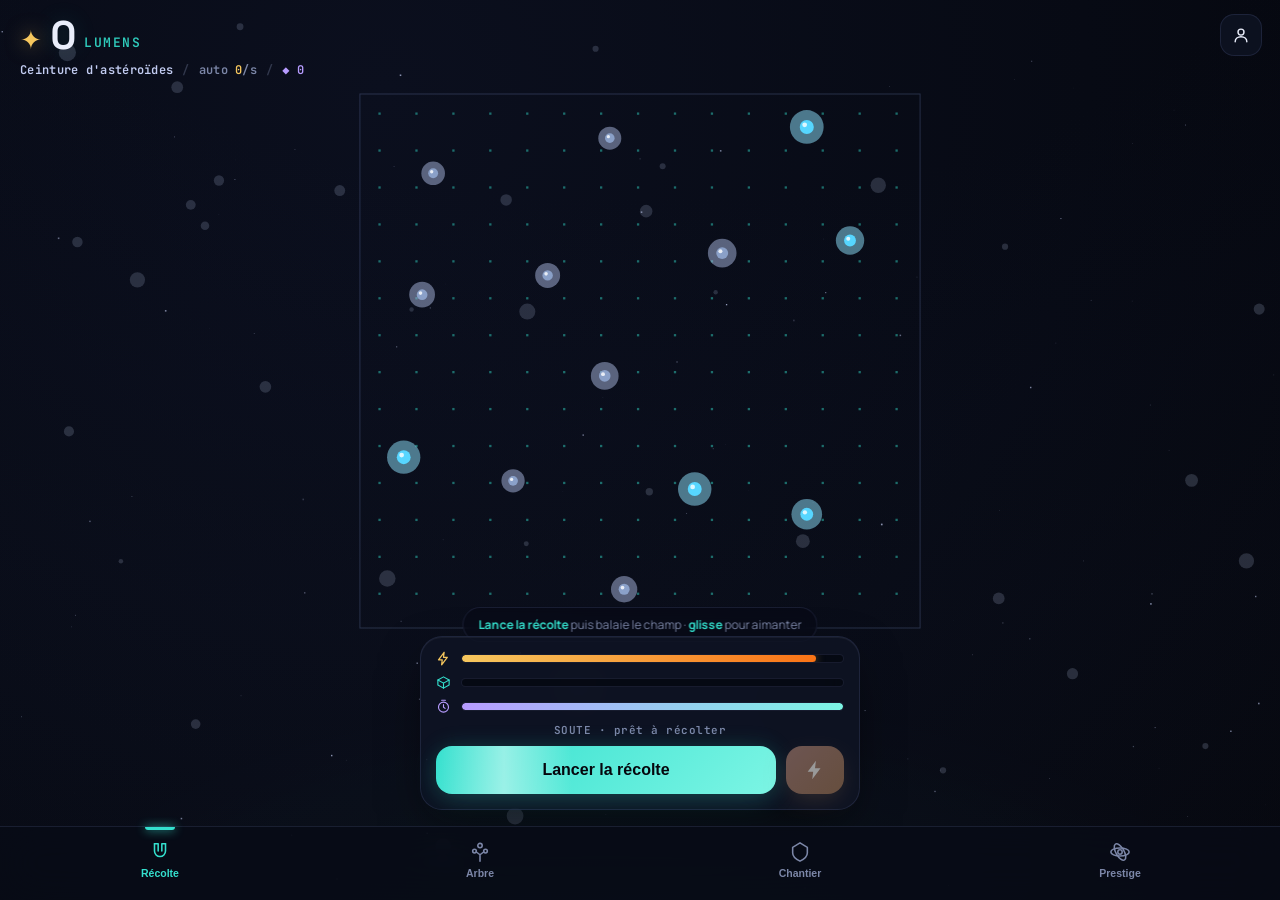
<file: index.html>
<!DOCTYPE html>
<html lang="fr">
<head>
  <meta charset="UTF-8" />
  <meta name="viewport" content="width=device-width, initial-scale=1.0, maximum-scale=1.0, user-scalable=no, viewport-fit=cover" />
  <meta name="theme-color" content="#070a14" />
  <meta name="apple-mobile-web-app-capable" content="yes" />
  <meta name="apple-mobile-web-app-status-bar-style" content="black-translucent" />
  <meta name="mobile-web-app-capable" content="yes" />
  <meta name="description" content="AFK Farm — un idle de récolte magnétique : aimante des unités, construis une flotte cosmique, déploie un arbre de compétences infini et prestige." />
  <title>AFK Farm — Récolte magnétique</title>
  <link rel="manifest" href="manifest.webmanifest" />
  <link rel="icon" href="icon.svg" type="image/svg+xml" />
  <link rel="apple-touch-icon" href="icon.svg" />
  <link rel="stylesheet" href="css/fonts.css" />
  <link rel="stylesheet" href="css/style.css?v=5.1" />
</head>
<body>
  <canvas id="stage"></canvas>
  <div id="vignette"></div>
  <canvas id="tree-canvas" style="display:none"></canvas>

  <!-- HUD -->
  <header id="hud">
    <div class="lumens">
      <span class="spark">✦</span>
      <span id="lumens-count">0</span>
      <span id="lumen-name" class="tier">Lumens</span>
    </div>
    <div class="sub">
      <span class="biome" id="biome-name">Ceinture d'astéroïdes</span>
      <span class="dot">/</span>
      <span class="rate">auto <span id="rate-count">0</span>/s</span>
      <span class="dot">/</span>
      <span class="cores">◆ <span id="cores-hud">0</span></span>
    </div>
  </header>
  <button id="profile-btn" aria-label="Profil">
    <svg viewBox="0 0 24 24" fill="none" stroke="currentColor" stroke-width="1.7" stroke-linecap="round"><circle cx="12" cy="8.5" r="3.6"/><path d="M5 20c0-3.6 3.1-6 7-6s7 2.4 7 6"/></svg>
  </button>

  <!-- Combo badge -->
  <div id="combo">
    <span class="fire">🔥</span><span id="combo-txt">×1.0</span><span class="lbl">COMBO</span>
  </div>

  <div id="hint"><b>Lance la récolte</b> puis balaie le champ · <b>glisse</b> pour aimanter</div>

  <!-- Tree header -->
  <div id="tree-header" class="hidden">
    <span class="th-ic"><svg viewBox="0 0 24 24" fill="none" stroke="currentColor" stroke-width="1.7" stroke-linecap="round" stroke-linejoin="round"><path d="M12 22v-7M12 15l-4-3M12 15l4-3"/><circle cx="12" cy="5" r="2.4"/><circle cx="6" cy="11" r="2"/><circle cx="18" cy="11" r="2"/></svg></span>
    <span class="th-title">Arbre de compétences</span>
    <span class="th-lumens">✦ <span id="tree-lumens">0</span></span>
    <button id="tree-respec" aria-label="Réinitialiser l'arbre"><svg viewBox="0 0 24 24" fill="none" stroke="currentColor" stroke-width="1.8" stroke-linecap="round" stroke-linejoin="round"><path d="M3 12a9 9 0 1 0 3-6.7L3 8"/><path d="M3 3v5h5"/></svg></button>
    <button id="tree-close" aria-label="Fermer"><svg viewBox="0 0 24 24" fill="none" stroke="currentColor" stroke-width="2" stroke-linecap="round"><path d="M6 6l12 12M18 6L6 18"/></svg></button>
  </div>

  <div id="tree-tools" class="hidden" aria-label="Navigation dans l’arbre">
    <select id="tree-branch" aria-label="Rejoindre une branche"><option value="">Choisir une branche</option></select>
    <button id="tree-home" aria-label="Recentrer l’arbre">⌂</button>
    <button id="tree-minus" aria-label="Dézoomer">−</button>
    <button id="tree-plus" aria-label="Zoomer">+</button>
  </div>
  <!-- Node info -->
  <div id="node-info" class="hidden">
    <div class="ni-head"><span class="ni-icon"></span>
      <div class="ni-meta"><div class="ni-name"></div><div class="ni-branch"></div></div>
    </div>
    <div class="ni-desc"></div>
    <button id="node-alloc" class="ni-btn">Allouer</button>
  </div>

  <!-- Bottom sheet (Chantier / Prestige / Profil) -->
  <section id="sheet">
    <div class="sheet-head">
      <h2 id="sheet-title">Chantier</h2>
      <button id="sheet-close" aria-label="Fermer"><svg viewBox="0 0 24 24" fill="none" stroke="currentColor" stroke-width="2" stroke-linecap="round"><path d="M6 6l12 12M18 6L6 18"/></svg></button>
    </div>
    <div id="sheet-body" class="nosb"></div>
    <div class="sheet-foot" id="sheet-foot"><button id="reset-btn">Réinitialiser la partie</button></div>
  </section>

  <!-- Harvest session -->
  <div id="harvest">
    <div class="panel">
      <div class="gauges">
        <div class="g"><span class="g-ic" data-c="gold"><svg viewBox="0 0 24 24" fill="none" stroke="currentColor" stroke-width="2" stroke-linejoin="round" stroke-linecap="round"><path d="M13 2 4 14h6l-1 8 9-12h-6z"/></svg></span><div class="bar"><i id="bar-energy"></i></div></div>
        <div class="g"><span class="g-ic" data-c="accent"><svg viewBox="0 0 24 24" fill="none" stroke="currentColor" stroke-width="1.8" stroke-linejoin="round" stroke-linecap="round"><path d="M3 8 12 3l9 5v8l-9 5-9-5z"/><path d="M3 8l9 5 9-5M12 13v8"/></svg></span><div class="bar"><i id="bar-storage"></i></div></div>
        <div class="g"><span class="g-ic" data-c="violet"><svg viewBox="0 0 24 24" fill="none" stroke="currentColor" stroke-width="1.8" stroke-linecap="round"><circle cx="12" cy="13" r="8"/><path d="M12 9v4l2.5 2M9 2h6"/></svg></span><div class="bar"><i id="bar-timer"></i></div></div>
      </div>
      <div class="store-txt" id="store-txt">SOUTE · prêt à récolter</div>
      <div class="harvest-row">
        <button id="harvest-btn"><span class="lbl">Lancer la récolte</span><span class="sheen"></span></button>
        <button id="harvest-exit" aria-label="Terminer et encaisser">Encaisser</button>
        <button id="surge-btn" aria-label="Surge">
          <svg viewBox="0 0 24 24" fill="currentColor"><path d="M13 2 4 14h6l-1 8 9-12h-6z"/></svg>
          <span class="cd-fill"></span>
        </button>
      </div>
    </div>
  </div>

  <!-- Bottom nav -->
  <nav id="nav">
    <button id="nav-field" class="active"><span class="pip"></span>
      <svg viewBox="0 0 24 24" fill="none" stroke="currentColor" stroke-width="1.7" stroke-linecap="round" stroke-linejoin="round"><path d="M6 3v8a6 6 0 0 0 12 0V3"/><path d="M6 3h4v8M18 3h-4v8"/></svg>
      <span class="lb">Récolte</span></button>
    <button id="nav-tree"><span class="pip"></span>
      <svg viewBox="0 0 24 24" fill="none" stroke="currentColor" stroke-width="1.7" stroke-linecap="round" stroke-linejoin="round"><path d="M12 22v-7M12 15l-4-3M12 15l4-3"/><circle cx="12" cy="5" r="2.4"/><circle cx="6" cy="11" r="2"/><circle cx="18" cy="11" r="2"/></svg>
      <span class="lb">Arbre</span></button>
    <button id="nav-build"><span class="pip"></span>
      <svg viewBox="0 0 24 24" fill="none" stroke="currentColor" stroke-width="1.7" stroke-linecap="round" stroke-linejoin="round"><path d="M12 2 4 7v6c0 5 8 9 8 9s8-4 8-9V7z"/></svg>
      <span class="lb">Chantier</span></button>
    <button id="nav-prestige"><span class="pip"></span>
      <svg viewBox="0 0 24 24" fill="none" stroke="currentColor" stroke-width="1.7"><circle cx="12" cy="12" r="2.4"/><ellipse cx="12" cy="12" rx="10" ry="4.4"/><ellipse cx="12" cy="12" rx="10" ry="4.4" transform="rotate(60 12 12)"/></svg>
      <span class="lb">Prestige</span></button>
  </nav>

  <div id="toasts"></div>

  <script src="js/state.js"></script>
  <script src="js/config.js?v=5"></script>
  <script src="js/audio.js"></script>
  <script src="js/achievements.js"></script>
  <script src="js/skilltree.js?v=5"></script>
  <script src="lab/engine.js?v=4"></script>
  <script src="lab/grid.js?v=4"></script>
  <script src="js/arena.js?v=5"></script>
  <script src="js/field.js?v=5"></script>
  <script src="js/game.js?v=5"></script>
  <script src="js/tree-ui.js?v=5"></script>
  <script src="js/shipyard.js?v=5"></script>
  <script src="js/ui.js?v=5"></script>
  <script src="js/main.js?v=5"></script>
</body>
</html>
</file>
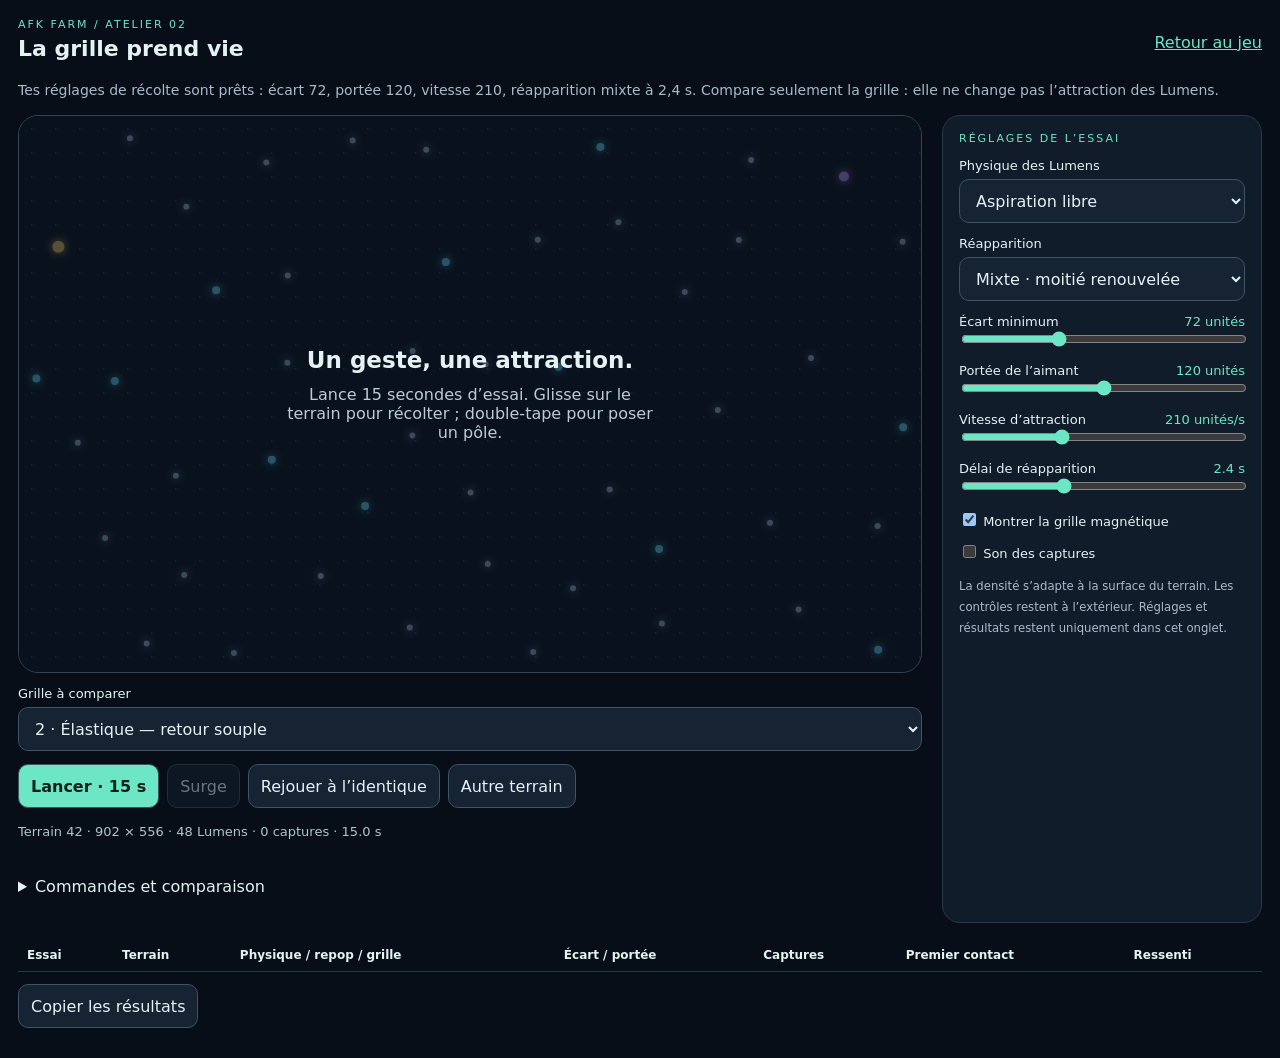
<file: lab/index.html>
<!doctype html>
<html lang="fr"><head><meta charset="utf-8"><meta name="viewport" content="width=device-width,initial-scale=1,viewport-fit=cover"><title>AFK Farm · Atelier de récolte</title>
<style>
:root{color-scheme:dark;font-family:system-ui,sans-serif;background:#080e18;color:#e4f2f4;--accent:#6ce6c5}*{box-sizing:border-box}body{margin:0}main{max-width:1400px;margin:auto;padding:18px}header{display:flex;justify-content:space-between;align-items:center;gap:12px}h1{font-size:22px;margin:5px 0}p{color:#aabacb;font-size:14px;line-height:1.5}a{color:var(--accent)}.tag{color:var(--accent);font-size:11px;letter-spacing:2px}.layout{display:grid;grid-template-columns:minmax(0,1fr) 320px;gap:20px}.arena-wrap{min-width:0}#arena{position:relative;width:100%;height:clamp(260px,62svh,720px);border:1px solid #314355;border-radius:20px;overflow:hidden;background:#0b1523}#arena{touch-action:none;overscroll-behavior:contain;-webkit-user-select:none;user-select:none}canvas{width:100%;height:100%;display:block;touch-action:none}canvas:focus-visible{outline:3px solid var(--accent);outline-offset:-5px}#overlay{position:absolute;inset:0;display:grid;place-content:center;text-align:center;pointer-events:none;background:#08101aaa;padding:24px}#overlay strong{font-size:23px}#overlay span{max-width:380px;margin-top:12px;color:#bccbd7}.controls{display:flex;flex-wrap:wrap;gap:8px;margin:12px 0}button,select,input{font:inherit}select{font-size:16px}button,select{border:1px solid #3d5465;border-radius:10px;background:#152333;color:#e4f2f4;min-height:44px;padding:9px 12px}button{cursor:pointer}button.primary{background:var(--accent);color:#09201b;font-weight:700}button:disabled{opacity:.45;cursor:default}aside{background:#101c2a;border:1px solid #26394b;border-radius:18px;padding:16px}label{display:block;font-size:13px;margin:13px 0}label select{width:100%;margin-top:6px}label input[type=range]{width:100%;accent-color:var(--accent)}label output{float:right;color:var(--accent)}details{margin:10px 0}summary{cursor:pointer;min-height:36px}#metrics{font-size:13px;color:#afc4cf;line-height:1.8}.results{overflow:auto;margin-top:16px}table{width:100%;border-collapse:collapse;font-size:12px;white-space:nowrap}th,td{text-align:left;padding:9px;border-bottom:1px solid #26394b}#status{min-height:24px;color:var(--accent);font-size:13px}small{color:#aabacb}textarea{width:100%;height:110px;background:#091321;color:#d9edf1} @media(max-width:760px){main{padding:12px}.layout{display:block}aside{margin-top:16px}h1{font-size:19px}header a{font-size:13px}#arena{height:55svh;min-height:260px}}@media(prefers-reduced-motion:reduce){*{scroll-behavior:auto}}
</style></head><body><main>
<header><div><div class="tag">AFK FARM / ATELIER 02</div><h1>La grille prend vie</h1></div><a href="../">Retour au jeu</a></header>
<p>Tes réglages de récolte sont prêts : écart 72, portée 120, vitesse 210, réapparition mixte à 2,4 s. Compare seulement la grille : elle ne change pas l’attraction des Lumens.</p>
<div class="layout"><div class="arena-wrap"><div id="arena"><canvas id="field" tabindex="0" aria-label="Terrain de récolte. Flèches pour déplacer l’aimant, P pour poser un pôle, espace pour Surge."></canvas><div id="overlay"><strong>Un geste, une attraction.</strong><span>Lance 15 secondes d’essai. Glisse sur le terrain pour récolter ; double-tape pour poser un pôle.</span></div></div>
<label>Grille à comparer<select id="gridStyle"><option value="subtle">1 · Discrète — mouvement doux</option><option value="elastic" selected>2 · Élastique — retour souple</option><option value="wave">3 · Onde — réaction aux captures</option></select></label><div class="controls"><button id="start" class="primary">Lancer · 15 s</button><button id="surge" disabled>Surge</button><button id="replay">Rejouer à l’identique</button><button id="next">Autre terrain</button></div>
<div id="metrics"></div><div id="status" role="status" aria-live="polite"></div>
<details><summary>Commandes et comparaison</summary><p>À la souris : survole le terrain. Au doigt : maintiens et glisse. Double-clic ou double-tap : pôle pendant 11 s (six maximum). Au clavier : sélectionne le terrain, utilise les flèches, P et espace. Le terrain reste stable pendant l’essai, même lorsque la barre de Safari se déplace.</p><p>Change une seule règle à la fois, puis rejoue avec le même numéro de terrain. « Avec ressort » est une variante expérimentale, pas une copie exacte du jeu actuel. Les chiffres mesurent la récolte, pas le plaisir.</p></details>
</div><aside><div class="tag">RÉGLAGES DE L’ESSAI</div>
<label>Physique des Lumens<select id="physics"><option value="flow">Aspiration libre</option><option value="spring">Avec ressort de rappel</option></select></label>
<label>Réapparition<select id="mode"><option value="mixed">Mixte · moitié renouvelée</option><option value="fixed">Positions fixes</option><option value="new">Nouvelles positions</option></select></label>
<label>Écart minimum <output id="spacing-out"></output><input id="spacing" type="range" min="48" max="120" step="4" value="72"></label>
<label>Portée de l’aimant <output id="radius-out"></output><input id="radius" type="range" min="60" max="180" step="5" value="120"></label>
<label>Vitesse d’attraction <output id="speed-out"></output><input id="speed" type="range" min="100" max="420" step="10" value="210"></label>
<label>Délai de réapparition <output id="respawn-out"></output><input id="respawn" type="range" min="1" max="5" step=".2" value="2.4"></label>
<label><input id="grid" type="checkbox" checked> Montrer la grille magnétique</label><label><input id="sound" type="checkbox"> Son des captures</label>
<p><small>La densité s’adapte à la surface du terrain. Les contrôles restent à l’extérieur. Réglages et résultats restent uniquement dans cet onglet.</small></p></aside></div>
<div class="results"><table><thead><tr><th>Essai</th><th>Terrain</th><th>Physique / repop / grille</th><th>Écart / portée</th><th>Captures</th><th>Premier contact</th><th>Ressenti</th></tr></thead><tbody id="results"></tbody></table></div>
<div class="controls"><button id="copy">Copier les résultats</button></div><textarea id="export" hidden readonly aria-label="Résultats à copier manuellement"></textarea>
</main><script src="engine.js?v=3"></script><script src="grid.js?v=3"></script><script src="lab.js?v=3"></script></body></html>
</file>
<file: css/fonts.css>
@font-face{font-family:'JetBrains Mono';font-style:normal;font-weight:600;font-display:swap;src:url(../fonts/jetbrainsmono-600-latin-ext.woff2) format('woff2');unicode-range:U+0100-02BA, U+02BD-02C5, U+02C7-02CC, U+02CE-02D7, U+02DD-02FF, U+0304, U+0308, U+0329, U+1D00-1DBF, U+1E00-1E9F, U+1EF2-1EFF, U+2020, U+20A0-20AB, U+20AD-20C0, U+2113, U+2C60-2C7F, U+A720-A7FF;}
@font-face{font-family:'JetBrains Mono';font-style:normal;font-weight:600;font-display:swap;src:url(../fonts/jetbrainsmono-600-latin.woff2) format('woff2');unicode-range:U+0000-00FF, U+0131, U+0152-0153, U+02BB-02BC, U+02C6, U+02DA, U+02DC, U+0304, U+0308, U+0329, U+2000-206F, U+20AC, U+2122, U+2191, U+2193, U+2212, U+2215, U+FEFF, U+FFFD;}
@font-face{font-family:'Manrope';font-style:normal;font-weight:400;font-display:swap;src:url(../fonts/manrope-400-latin-ext.woff2) format('woff2');unicode-range:U+0100-02BA, U+02BD-02C5, U+02C7-02CC, U+02CE-02D7, U+02DD-02FF, U+0304, U+0308, U+0329, U+1D00-1DBF, U+1E00-1E9F, U+1EF2-1EFF, U+2020, U+20A0-20AB, U+20AD-20C0, U+2113, U+2C60-2C7F, U+A720-A7FF;}
@font-face{font-family:'Manrope';font-style:normal;font-weight:400;font-display:swap;src:url(../fonts/manrope-400-latin.woff2) format('woff2');unicode-range:U+0000-00FF, U+0131, U+0152-0153, U+02BB-02BC, U+02C6, U+02DA, U+02DC, U+0304, U+0308, U+0329, U+2000-206F, U+20AC, U+2122, U+2191, U+2193, U+2212, U+2215, U+FEFF, U+FFFD;}
@font-face{font-family:'Manrope';font-style:normal;font-weight:600;font-display:swap;src:url(../fonts/manrope-600-latin-ext.woff2) format('woff2');unicode-range:U+0100-02BA, U+02BD-02C5, U+02C7-02CC, U+02CE-02D7, U+02DD-02FF, U+0304, U+0308, U+0329, U+1D00-1DBF, U+1E00-1E9F, U+1EF2-1EFF, U+2020, U+20A0-20AB, U+20AD-20C0, U+2113, U+2C60-2C7F, U+A720-A7FF;}
@font-face{font-family:'Manrope';font-style:normal;font-weight:600;font-display:swap;src:url(../fonts/manrope-600-latin.woff2) format('woff2');unicode-range:U+0000-00FF, U+0131, U+0152-0153, U+02BB-02BC, U+02C6, U+02DA, U+02DC, U+0304, U+0308, U+0329, U+2000-206F, U+20AC, U+2122, U+2191, U+2193, U+2212, U+2215, U+FEFF, U+FFFD;}
@font-face{font-family:'Manrope';font-style:normal;font-weight:700;font-display:swap;src:url(../fonts/manrope-700-latin-ext.woff2) format('woff2');unicode-range:U+0100-02BA, U+02BD-02C5, U+02C7-02CC, U+02CE-02D7, U+02DD-02FF, U+0304, U+0308, U+0329, U+1D00-1DBF, U+1E00-1E9F, U+1EF2-1EFF, U+2020, U+20A0-20AB, U+20AD-20C0, U+2113, U+2C60-2C7F, U+A720-A7FF;}
@font-face{font-family:'Manrope';font-style:normal;font-weight:700;font-display:swap;src:url(../fonts/manrope-700-latin.woff2) format('woff2');unicode-range:U+0000-00FF, U+0131, U+0152-0153, U+02BB-02BC, U+02C6, U+02DA, U+02DC, U+0304, U+0308, U+0329, U+2000-206F, U+20AC, U+2122, U+2191, U+2193, U+2212, U+2215, U+FEFF, U+FFFD;}
@font-face{font-family:'Manrope';font-style:normal;font-weight:800;font-display:swap;src:url(../fonts/manrope-800-latin-ext.woff2) format('woff2');unicode-range:U+0100-02BA, U+02BD-02C5, U+02C7-02CC, U+02CE-02D7, U+02DD-02FF, U+0304, U+0308, U+0329, U+1D00-1DBF, U+1E00-1E9F, U+1EF2-1EFF, U+2020, U+20A0-20AB, U+20AD-20C0, U+2113, U+2C60-2C7F, U+A720-A7FF;}
@font-face{font-family:'Manrope';font-style:normal;font-weight:800;font-display:swap;src:url(../fonts/manrope-800-latin.woff2) format('woff2');unicode-range:U+0000-00FF, U+0131, U+0152-0153, U+02BB-02BC, U+02C6, U+02DA, U+02DC, U+0304, U+0308, U+0329, U+2000-206F, U+20AC, U+2122, U+2191, U+2193, U+2212, U+2215, U+FEFF, U+FFFD;}
@font-face{font-family:'Space Grotesk';font-style:normal;font-weight:700;font-display:swap;src:url(../fonts/spacegrotesk-700-latin-ext.woff2) format('woff2');unicode-range:U+0100-02BA, U+02BD-02C5, U+02C7-02CC, U+02CE-02D7, U+02DD-02FF, U+0304, U+0308, U+0329, U+1D00-1DBF, U+1E00-1E9F, U+1EF2-1EFF, U+2020, U+20A0-20AB, U+20AD-20C0, U+2113, U+2C60-2C7F, U+A720-A7FF;}
@font-face{font-family:'Space Grotesk';font-style:normal;font-weight:700;font-display:swap;src:url(../fonts/spacegrotesk-700-latin.woff2) format('woff2');unicode-range:U+0000-00FF, U+0131, U+0152-0153, U+02BB-02BC, U+02C6, U+02DA, U+02DC, U+0304, U+0308, U+0329, U+2000-206F, U+20AC, U+2122, U+2191, U+2193, U+2212, U+2215, U+FEFF, U+FFFD;}
</file>
<file: css/style.css>
/* AFK Farm — direction « cosmique premium » (glassmorphism, glow maîtrisé). */
@keyframes floatUp { 0% { opacity: 0; transform: translate(-50%, -50%) scale(.5); } 18% { opacity: 1; transform: translate(-50%, -62%) scale(1.12); } 100% { opacity: 0; transform: translate(-50%, -160%) scale(.95); } }
@keyframes sheen { 0% { transform: translateX(-130%) skewX(-18deg); } 55%, 100% { transform: translateX(260%) skewX(-18deg); } }
@keyframes comboPulse { 0%, 100% { transform: translate(-50%, 0) scale(1); } 50% { transform: translate(-50%, 0) scale(1.07); } }
@keyframes pop { 0% { transform: scale(.86); opacity: 0; } 60% { transform: scale(1.03); } 100% { transform: scale(1); opacity: 1; } }
@keyframes sheetUp { 0% { transform: translateY(100%); opacity: .5; } 100% { transform: translateY(0); opacity: 1; } }
@keyframes shake { 0%, 100% { transform: translateX(0); } 25% { transform: translateX(-6px); } 75% { transform: translateX(6px); } }

:root {
  --bg0: #070a14;
  --bg1: #0b0f1e;
  --ink: #eaeefb;
  --muted: #7c87a8;
  --line: rgba(132, 150, 220, .14);
  --surface: rgba(16, 21, 38, .72);
  --surface2: rgba(28, 34, 58, .55);
  --accent: #34e0ce;
  --accent2: #7cf5e4;
  --accent-soft: rgba(52, 224, 206, .16);
  --gold: #f6c75e;
  --violet: #b79cff;
  --coral: #ff7a6b;
  --ok: #6ee7b7;
  --glow: .7;
  --nav-h: 74px;
}

* { box-sizing: border-box; margin: 0; padding: 0; -webkit-tap-highlight-color: transparent; }

html, body {
  height: 100%;
  overflow: hidden;
  background: var(--bg0);
  color: var(--ink);
  font-family: "Manrope", system-ui, sans-serif;
  user-select: none; -webkit-user-select: none;
  touch-action: none;
  overscroll-behavior: none;
}

.nosb::-webkit-scrollbar { width: 0; height: 0; }
.nosb { scrollbar-width: none; }
.hidden { display: none !important; }

#stage, #tree-canvas { position: fixed; inset: 0; display: block; }
#tree-canvas { z-index: 25; background: var(--bg0); }

/* vignette d'ambiance */
#vignette {
  position: fixed; inset: 0; z-index: 2; pointer-events: none;
  mix-blend-mode: screen; opacity: .7;
  background:
    radial-gradient(120% 80% at 50% -10%, transparent 40%, rgba(4,5,10,.55) 100%),
    radial-gradient(90% 60% at 50% 110%, var(--accent-soft) 0%, transparent 55%);
}

/* ---------- HUD ---------- */
#hud {
  position: fixed;
  top: max(16px, calc(env(safe-area-inset-top) + 8px));
  left: 20px; right: 20px; z-index: 20; pointer-events: none;
  transition: opacity .25s;
}
.lumens { display: flex; align-items: baseline; gap: 9px; }
.lumens .spark { color: var(--gold); font-size: 26px; line-height: 1; filter: drop-shadow(0 0 10px rgba(246,199,94,.55)); }
.lumens #lumens-count {
  font-family: "Space Grotesk", sans-serif; font-weight: 700;
  font-size: clamp(30px, 9vw, 40px); letter-spacing: -.5px; line-height: 1;
  font-variant-numeric: tabular-nums; text-shadow: 0 0 24px var(--accent-soft);
}
.lumens .tier {
  font-family: "JetBrains Mono", monospace; font-weight: 700; font-size: 13px;
  color: var(--accent); letter-spacing: 1.5px; text-transform: uppercase; opacity: .9;
  align-self: flex-end; padding-bottom: 5px;
}
.sub {
  margin-top: 6px; display: flex; align-items: center; gap: 9px; flex-wrap: wrap;
  font-family: "JetBrains Mono", monospace; font-weight: 500; font-size: 12px;
  color: var(--muted); letter-spacing: .3px;
}
.sub .biome { color: #c3cdf2; font-weight: 600; }
.sub .dot { opacity: .35; }
.sub .rate #rate-count { color: var(--gold); font-weight: 600; }
.sub .cores { color: var(--violet); font-weight: 600; }

#profile-btn {
  position: fixed; z-index: 21;
  top: max(14px, calc(env(safe-area-inset-top) + 6px)); right: 18px;
  width: 42px; height: 42px; border-radius: 14px;
  background: var(--surface); border: 1px solid var(--line); color: var(--ink);
  cursor: pointer; backdrop-filter: blur(10px);
  display: flex; align-items: center; justify-content: center;
}
#profile-btn svg { width: 20px; height: 20px; }

/* ---------- Combo badge ---------- */
#combo {
  position: fixed; top: 150px; left: 50%; transform: translate(-50%, 0); z-index: 22;
  display: flex; align-items: center; gap: 7px; padding: 6px 14px; border-radius: 999px;
  background: rgba(10, 14, 28, .6); border: 1px solid var(--line); backdrop-filter: blur(10px);
  font-family: "Space Grotesk", sans-serif; font-weight: 700; font-size: 14px;
  opacity: 0; transition: opacity .25s; pointer-events: none;
}
#combo.show { opacity: 1; }
#combo .fire { color: var(--coral); }
#combo #combo-txt { color: var(--gold); }
#combo .lbl { font-family: "JetBrains Mono", monospace; font-weight: 600; font-size: 10px; color: var(--muted); letter-spacing: 1px; }

#hint {
  position: fixed; left: 50%; transform: translateX(-50%);
  bottom: calc(var(--nav-h) + env(safe-area-inset-bottom) + 184px); z-index: 9;
  font-size: 12px; color: var(--muted);
  background: rgba(8, 10, 22, .55); border: 1px solid var(--line);
  padding: 8px 15px; border-radius: 999px; white-space: nowrap;
  pointer-events: none; backdrop-filter: blur(8px); transition: opacity .6s;
}
#hint b { color: var(--accent); }

/* ---------- Tree header / node info ---------- */
#tree-header {
  position: fixed; top: 0; left: 0; right: 0; z-index: 27;
  display: flex; align-items: center; gap: 12px;
  padding: max(48px, calc(env(safe-area-inset-top) + 20px)) 18px 14px;
  background: linear-gradient(180deg, rgba(5,7,16,.92), transparent);
}
#tree-header .th-ic { color: var(--accent); display: flex; }
#tree-header .th-ic svg { width: 20px; height: 20px; }
#tree-header .th-title { font-family: "Space Grotesk", sans-serif; font-weight: 700; font-size: 16px; }
#tree-header .th-lumens { margin-left: auto; font-family: "Space Grotesk", sans-serif; font-weight: 700; font-size: 14px; color: var(--gold); }
#tree-header #tree-close, #tree-header #tree-respec { width: 32px; height: 32px; border-radius: 10px; background: rgba(255,255,255,.06); border: 1px solid var(--line); color: var(--muted); cursor: pointer; display: flex; align-items: center; justify-content: center; }
#tree-header #tree-close svg, #tree-header #tree-respec svg { width: 16px; height: 16px; }
#tree-header #tree-respec { margin-left: 6px; }
#tree-header #tree-respec:hover { color: var(--accent); }

#node-info {
  position: fixed; left: 50%; transform: translateX(-50%); z-index: 29;
  bottom: calc(var(--nav-h) + env(safe-area-inset-bottom) + 18px); width: min(440px, calc(100vw - 32px));
  padding: 15px 16px; border-radius: 20px;
  background: var(--surface); border: 1px solid var(--line); backdrop-filter: blur(16px);
  box-shadow: 0 16px 44px -10px rgba(0,0,0,.6); animation: pop .22s ease;
}
#node-info .ni-head { display: flex; align-items: center; gap: 11px; }
#node-info .ni-icon { width: 38px; height: 38px; border-radius: 11px; background: var(--accent-soft); display: flex; align-items: center; justify-content: center; font-size: 20px; }
#node-info .ni-name { font-family: "Space Grotesk", sans-serif; font-weight: 700; font-size: 15px; }
#node-info .ni-branch { font-family: "JetBrains Mono", monospace; font-weight: 600; font-size: 11px; color: var(--muted); letter-spacing: .5px; margin-top: 1px; }
#node-info .ni-desc { font-size: 13px; color: #aeb9ec; margin: 10px 0 13px; line-height: 1.45; }
.ni-btn { width: 100%; padding: 13px; border: none; border-radius: 13px; font-weight: 800; font-size: 15px; cursor: pointer; color: #05070d; background: linear-gradient(135deg, var(--accent), var(--accent2)); }
.ni-btn.no { background: rgba(120,130,170,.25); color: var(--muted); }
.ni-btn.locked { background: rgba(120,130,170,.18); color: var(--muted); }
.ni-btn.done { background: rgba(110,231,183,.18); color: var(--ok); }

/* ---------- Bottom nav ---------- */
#nav {
  position: fixed; left: 0; right: 0; bottom: 0; z-index: 30;
  height: calc(var(--nav-h) + env(safe-area-inset-bottom));
  padding-bottom: calc(8px + env(safe-area-inset-bottom));
  display: grid; grid-template-columns: repeat(4, 1fr);
  background: rgba(8, 11, 22, .82); border-top: 1px solid var(--line); backdrop-filter: blur(20px);
}
#nav button {
  position: relative; background: none; border: none; cursor: pointer; color: var(--muted);
  display: flex; flex-direction: column; align-items: center; justify-content: center; gap: 4px;
  transition: color .2s;
}
#nav button svg { width: 22px; height: 22px; }
#nav button .lb { font-weight: 600; font-size: 10.5px; }
#nav button .pip { position: absolute; top: 0; width: 30px; height: 2.5px; border-radius: 0 0 4px 4px; background: var(--accent); opacity: 0; box-shadow: 0 0 10px var(--accent); }
#nav button.active { color: var(--accent); }
#nav button.active .pip { opacity: 1; }

/* ---------- Harvest panel ---------- */
#harvest {
  position: fixed; left: 50%; transform: translateX(-50%);
  bottom: calc(var(--nav-h) + env(safe-area-inset-bottom) + 16px); z-index: 18;
  width: min(440px, calc(100vw - 36px));
}
#harvest .panel {
  display: flex; flex-direction: column; gap: 9px; padding: 14px 15px 15px; border-radius: 22px;
  background: var(--surface); border: 1px solid var(--line); backdrop-filter: blur(18px);
  box-shadow: 0 18px 50px -12px rgba(0,0,0,.6), 0 1px 0 rgba(255,255,255,.05) inset;
}
#harvest .gauges { display: flex; flex-direction: column; gap: 9px; }
#harvest .g { display: flex; align-items: center; gap: 10px; }
#harvest .g-ic { flex: 0 0 auto; display: flex; }
#harvest .g-ic svg { width: 15px; height: 15px; }
#harvest .g-ic[data-c="gold"] { color: var(--gold); }
#harvest .g-ic[data-c="accent"] { color: var(--accent); }
#harvest .g-ic[data-c="violet"] { color: var(--violet); }
#harvest .bar { flex: 1; height: 9px; border-radius: 999px; background: rgba(4,6,14,.7); overflow: hidden; border: 1px solid var(--line); }
#harvest .bar i { display: block; height: 100%; border-radius: 999px; transition: width .12s linear; }
#bar-energy { background: linear-gradient(90deg, #f6c75e, #f97316); box-shadow: 0 0 10px rgba(246,199,94,.5); width: 100%; }
#bar-storage { background: linear-gradient(90deg, #34d399, var(--accent)); box-shadow: 0 0 10px var(--accent-soft); width: 0%; }
#bar-timer { background: linear-gradient(90deg, var(--violet), var(--accent2)); box-shadow: 0 0 10px rgba(183,156,255,.5); width: 100%; }
#harvest .store-txt { text-align: center; font-family: "JetBrains Mono", monospace; font-weight: 600; font-size: 11px; color: var(--muted); letter-spacing: .5px; }
#harvest .harvest-row { display: flex; gap: 10px; }
#harvest-btn {
  flex: 1; position: relative; overflow: hidden; padding: 15px; border: none; border-radius: 16px;
  cursor: pointer; font-weight: 800; font-size: 16px; color: #05070d;
  background: linear-gradient(135deg, var(--accent), var(--accent2));
  box-shadow: 0 10px 30px -6px var(--accent-soft), 0 0 22px var(--accent-soft);
}
#harvest-btn .lbl { position: relative; z-index: 2; }
#harvest-btn .sheen { position: absolute; top: 0; left: 0; width: 40%; height: 100%; z-index: 1; background: linear-gradient(90deg, transparent, rgba(255,255,255,.45), transparent); animation: sheen 3.4s ease-in-out infinite; }
#harvest-btn:active { transform: scale(.98); }
#harvest-btn.active { background: rgba(16,21,38,.85); color: var(--accent); box-shadow: 0 0 24px var(--accent-soft); }
#harvest-btn.active .sheen { display: none; }
#harvest-btn.shake { animation: shake .4s; }
#surge-btn {
  flex: 0 0 58px; position: relative; overflow: hidden; border: none; border-radius: 16px; cursor: pointer;
  background: linear-gradient(135deg, var(--coral), #f97316); color: #fff;
  box-shadow: 0 8px 24px -6px rgba(249,115,22,.5);
  display: flex; align-items: center; justify-content: center;
}
#surge-btn svg { width: 22px; height: 22px; }
#surge-btn:active { transform: scale(.96); }
#surge-btn.cd { filter: grayscale(.7) brightness(.6); cursor: default; }
#surge-btn .cd-fill { position: absolute; left: 0; bottom: 0; width: 100%; height: 0%; background: rgba(2,4,10,.62); }

/* ---------- Bottom sheet ---------- */
#sheet {
  position: fixed; left: 0; right: 0; z-index: 28;
  bottom: calc(var(--nav-h) + env(safe-area-inset-bottom));
  max-height: 64vh;
  background: var(--surface); border-top: 1px solid var(--line); backdrop-filter: blur(20px);
  border-radius: 26px 26px 0 0; box-shadow: 0 -18px 50px -10px rgba(0,0,0,.6);
  display: flex; flex-direction: column;
  transform: translateY(120%); transition: transform .34s cubic-bezier(.22, 1, .36, 1);
}
#sheet.open { transform: translateY(0); }
.sheet-head { display: flex; align-items: center; padding: 18px 18px 10px; }
.sheet-head h2 { font-family: "Space Grotesk", sans-serif; font-weight: 700; font-size: 18px; }
#sheet-close { margin-left: auto; width: 32px; height: 32px; border-radius: 10px; background: rgba(255,255,255,.06); border: 1px solid var(--line); color: var(--muted); cursor: pointer; display: flex; align-items: center; justify-content: center; }
#sheet-close svg { width: 15px; height: 15px; }
#sheet-body { flex: 1; overflow-y: auto; padding: 4px 16px 18px; }
.sheet-foot { padding: 8px 16px calc(14px + env(safe-area-inset-bottom)); border-top: 1px solid var(--line); text-align: center; }
#reset-btn { background: none; border: 1px solid rgba(255,122,107,.4); color: var(--coral); border-radius: 9px; padding: 7px 16px; font-size: 12px; font-weight: 600; cursor: pointer; }

.sheet-intro { font-size: 12.5px; color: var(--muted); line-height: 1.5; margin-bottom: 14px; }
.sheet-intro b { color: var(--ink); }

/* Chantier */
.project-card { border-radius: 20px; background: var(--surface2); border: 1px solid var(--line); padding: 16px; }
.pj-head { display: flex; gap: 13px; align-items: center; }
.pj-icon { width: 50px; height: 50px; border-radius: 14px; background: linear-gradient(140deg, var(--accent-soft), transparent); border: 1px solid var(--line); display: grid; place-items: center; font-size: 26px; }
.pj-name { font-family: "Space Grotesk", sans-serif; font-weight: 700; font-size: 17px; }
.pj-desc { font-size: 12px; color: var(--muted); margin-top: 2px; }
.pj-stats { font-size: 12.5px; color: #aeb9ec; margin: 12px 0; }
.pj-stats b { color: var(--ink); }
.parts { margin-top: 6px; display: flex; flex-direction: column; gap: 8px; }
.part { display: flex; align-items: center; gap: 11px; padding: 10px 12px; border-radius: 13px; background: rgba(8,11,22,.5); border: 1px solid var(--line); }
.part-icon { font-size: 17px; width: 22px; text-align: center; }
.part-name { flex: 1; font-weight: 600; font-size: 13.5px; }
.part-right { display: flex; align-items: center; gap: 8px; font-size: 12px; }
.part.done { opacity: .55; }
.part.done .part-right { color: var(--ok); font-weight: 800; }
.part.locked { opacity: .5; }
.part.locked .part-lock { color: var(--muted); font-family: "JetBrains Mono", monospace; font-size: 11px; }
.part.building { border-color: var(--accent); }
.part-bar { width: 74px; height: 7px; border-radius: 999px; background: rgba(0,0,0,.4); overflow: hidden; }
.part-bar i { display: block; height: 100%; background: linear-gradient(90deg, var(--accent), var(--accent2)); }
.part-remain { font-family: "JetBrains Mono", monospace; color: var(--muted); min-width: 40px; text-align: right; }
.part-fund { border: none; border-radius: 9px; padding: 7px 13px; font-weight: 800; font-size: 12px; cursor: pointer; color: #05070d; background: linear-gradient(135deg, var(--accent), var(--accent2)); }
.part-fund.no { background: rgba(120,130,170,.25); color: var(--muted); }
.pj-biomemod { font-size: 12px; color: var(--accent); background: var(--accent-soft); border: 1px solid var(--line); border-radius: 11px; padding: 9px 12px; margin: 10px 0 4px; line-height: 1.4; }
.pj-meta { font-size: 11.5px; color: var(--muted); margin-top: 12px; text-align: center; }
.biome-now { display: flex; gap: 10px; align-items: flex-start; background: var(--accent-soft); border: 1px solid var(--line); border-radius: 13px; padding: 12px 14px; margin-bottom: 14px; }
.biome-now .bn-ic { font-size: 20px; }
.biome-now .bn-name { font-weight: 800; font-size: 14px; color: var(--accent); }
.biome-now .bn-tag { font-size: 12px; color: var(--muted); margin-top: 2px; line-height: 1.4; }

/* Prestige */
.prestige-box { border-radius: 20px; background: linear-gradient(150deg, rgba(183,156,255,.12), var(--surface2)); border: 1px solid rgba(183,156,255,.3); padding: 18px; }
.pb-row { display: flex; justify-content: space-between; align-items: center; padding: 5px 0; font-size: 13.5px; color: var(--muted); }
.pb-row b { color: var(--ink); font-size: 15px; }
.pb-row .gain { color: var(--violet); }
.prestige-box .pj-btn { margin-top: 12px; }
.pj-btn { width: 100%; padding: 14px; border: none; border-radius: 14px; font-weight: 800; font-size: 15px; cursor: pointer; color: #11082a; background: linear-gradient(135deg, var(--violet), var(--accent2)); box-shadow: 0 10px 28px -8px rgba(183,156,255,.5); }
.pj-btn.no { background: rgba(120,130,170,.25); color: var(--muted); }
.perks-title, .perks-title { font-family: "JetBrains Mono", monospace; font-weight: 700; font-size: 11px; color: var(--muted); letter-spacing: 1.5px; margin: 18px 4px 11px; }
.perks { display: flex; flex-direction: column; gap: 9px; }
.perk { display: grid; grid-template-columns: 42px 1fr auto; align-items: center; gap: 12px; padding: 12px; border-radius: 14px; background: var(--surface2); border: 1px solid rgba(183,156,255,.18); cursor: pointer; }
.perk.afford { border-color: rgba(183,156,255,.4); }
.perk.maxed { opacity: .6; }
.perk-icon { width: 42px; height: 42px; border-radius: 12px; background: rgba(183,156,255,.12); display: grid; place-items: center; font-size: 20px; color: var(--violet); }
.perk-name { font-weight: 700; font-size: 14px; }
.perk-lvl { font-family: "JetBrains Mono", monospace; font-weight: 700; font-size: 10px; background: var(--violet); color: #11082a; border-radius: 5px; padding: 1px 6px; }
.perk-desc { font-size: 11.5px; color: var(--muted); margin-top: 2px; }
.perk-cost { font-family: "Space Grotesk", sans-serif; font-weight: 800; font-size: 14px; color: var(--violet); white-space: nowrap; }

/* Profil */
.stats-grid { display: grid; grid-template-columns: 1fr 1fr; gap: 9px; margin-bottom: 13px; }
.stat { background: var(--surface2); border: 1px solid var(--line); border-radius: 13px; padding: 11px 13px; }
.stat .k { font-family: "JetBrains Mono", monospace; font-weight: 600; font-size: 11px; color: var(--muted); letter-spacing: .3px; }
.stat .v { font-family: "Space Grotesk", sans-serif; font-weight: 700; font-size: 18px; margin-top: 3px; }
.mute-row { display: flex; align-items: center; justify-content: space-between; background: var(--surface2); border: 1px solid var(--line); border-radius: 13px; padding: 12px 15px; margin-bottom: 16px; font-weight: 600; font-size: 14px; }
.mute-row button { border: none; border-radius: 9px; padding: 7px 16px; font-weight: 800; font-size: 12px; cursor: pointer; color: #05070d; background: var(--accent); }
.ach-grid { display: flex; flex-direction: column; gap: 8px; }
.ach { display: grid; grid-template-columns: 40px 1fr; gap: 11px; align-items: center; padding: 11px; border-radius: 13px; background: var(--surface2); border: 1px solid var(--line); }
.ach.got { border-color: rgba(110,231,183,.35); }
.ach.locked { opacity: .45; }
.ach-ic { width: 40px; height: 40px; border-radius: 11px; background: rgba(255,255,255,.05); display: grid; place-items: center; font-size: 20px; }
.ach-name { font-weight: 700; font-size: 14px; display: flex; align-items: center; gap: 6px; }
.ach-name .chk { color: var(--ok); }
.ach-desc { font-size: 11.5px; color: var(--muted); margin-top: 1px; }

/* ---------- Toasts ---------- */
#toasts { position: fixed; top: max(108px, calc(env(safe-area-inset-top) + 96px)); left: 50%; transform: translateX(-50%); z-index: 44; display: flex; flex-direction: column; gap: 8px; align-items: center; width: 100%; pointer-events: none; }
.toast {
  background: rgba(10, 14, 28, .78); border: 1px solid var(--line); border-radius: 15px;
  padding: 11px 18px; text-align: center; box-shadow: 0 14px 40px rgba(0,0,0,.55); backdrop-filter: blur(12px);
  max-width: 80%; opacity: 0; transform: translateY(-12px); transition: opacity .35s, transform .35s;
}
.toast.in { opacity: 1; transform: translateY(0); }
.toast h3 { font-family: "Space Grotesk", sans-serif; font-weight: 700; font-size: 14px; }
.toast p { font-weight: 600; font-size: 13px; color: var(--muted); margin-top: 2px; }
.toast .gain { color: var(--gold); font-weight: 800; }

@media (min-width: 720px) {
  #sheet { left: 50%; right: auto; transform: translate(-50%, 120%); width: 460px; border-radius: 26px; bottom: calc(var(--nav-h) + 16px); }
  #sheet.open { transform: translate(-50%, 0); }
}

/* ---------- Accessibilité ---------- */
:focus-visible { outline: 2px solid var(--accent); outline-offset: 2px; border-radius: 6px; }
@media (prefers-reduced-motion: reduce) {
  *, *::before, *::after {
    animation-duration: .001ms !important;
    animation-iteration-count: 1 !important;
    transition-duration: .01ms !important;
    scroll-behavior: auto !important;
  }
  #harvest-btn .sheen { display: none; }
}

/* Immersive harvest: one uniformly scaled field, compact session instruments. */
#harvest-exit{display:none;min-height:44px;padding:8px 12px;border:1px solid var(--line);border-radius:12px;background:var(--surface2);color:var(--ink)}
body.harvesting #hud,body.harvesting #profile-btn,body.harvesting #nav,body.harvesting #hint{display:none}
body.harvesting #harvest{bottom:max(8px,env(safe-area-inset-bottom));width:min(600px,calc(100vw - 16px))}
body.harvesting #harvest .panel{padding:8px 10px;gap:5px;border-radius:14px}
body.harvesting #harvest .gauges{flex-direction:row;gap:8px}
body.harvesting #harvest .g{flex:1;min-width:0;gap:4px}
body.harvesting #harvest .store-txt{font-size:10px}
body.harvesting #harvest-btn{min-height:40px;padding:8px}
body.harvesting #harvest-exit{display:block}
body.harvesting #combo{top:max(12px,env(safe-area-inset-top));pointer-events:none}
#tree-tools{position:fixed;z-index:30;top:calc(max(16px,env(safe-area-inset-top)) + 60px);left:12px;right:12px;display:flex;gap:6px}
#tree-tools button,#tree-tools select{min-height:44px;background:#11182c;color:var(--ink);border:1px solid var(--line);border-radius:10px;font:inherit;font-size:16px;padding:8px}
#tree-tools button{min-width:44px}#tree-tools select{flex:1;min-width:0}
#tree-canvas{touch-action:none;overscroll-behavior:none}

.dock{margin:14px 0;padding:8px;border:1px solid var(--line);border-radius:16px;background:radial-gradient(ellipse,#172b3d,#080e1c)}
.dock svg{display:block;width:100%;height:200px}.dock figcaption{text-align:center;color:var(--muted);font-size:12px;padding:6px}
.dock-guides{stroke:#384964;stroke-width:1;fill:none;stroke-dasharray:4 8}
.dock-part{stroke-width:2;stroke-linejoin:round}.dock-part.planned{fill:#101827;stroke:#415065;stroke-dasharray:4 5;opacity:.5}
.dock-part.installed{fill:#23535a;stroke:var(--accent)}.dock-part.assembling{fill:#443a27;stroke:var(--gold);stroke-dasharray:8 6;animation:dock-assembly 3s linear infinite}
@keyframes dock-assembly{to{stroke-dashoffset:-56}}.part-benefit{display:block;font-size:11px;color:var(--accent);margin-top:4px}
@media(prefers-reduced-motion:reduce){.dock-part.assembling{animation:none}}

body.harvesting{padding-top:env(safe-area-inset-top)}

/* Un panneau fermé ne doit ni dépasser ni intercepter les gestes. */
#sheet:not(.open) { visibility: hidden; pointer-events: none; }
</file>
